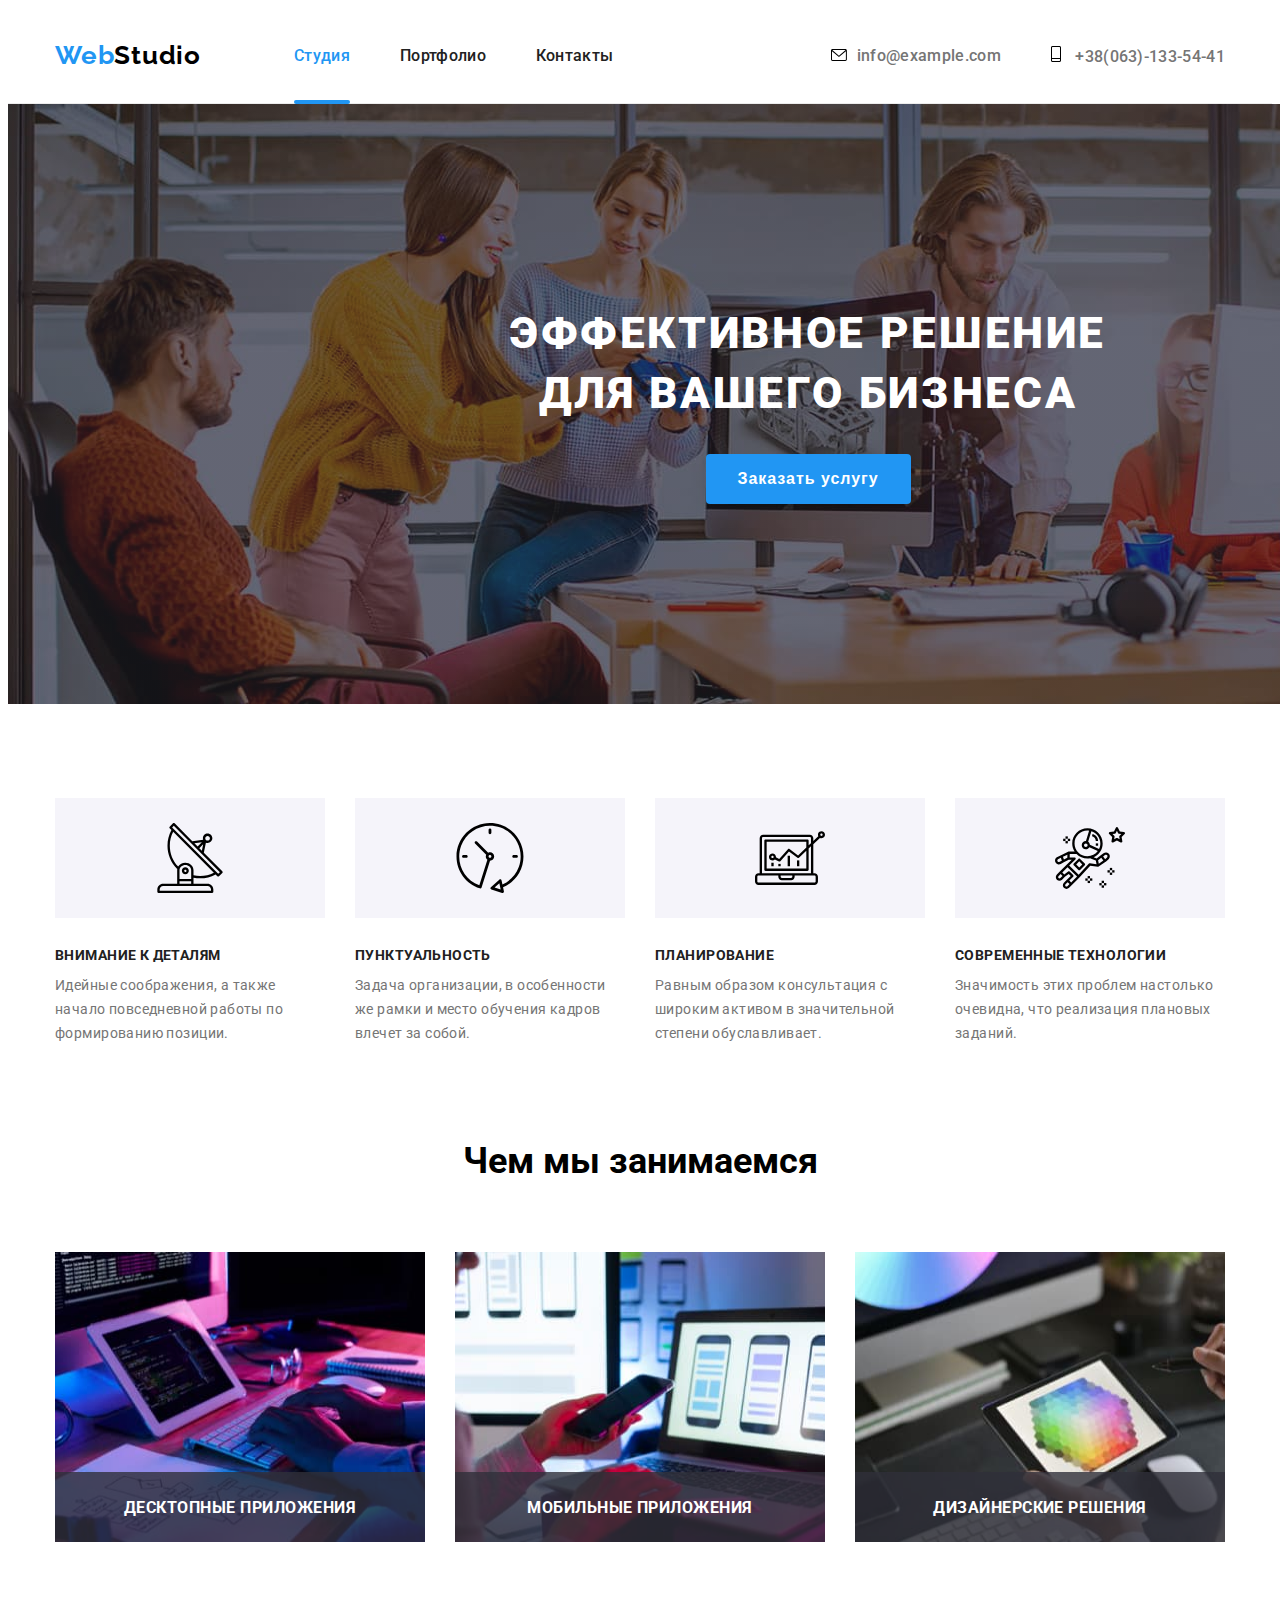
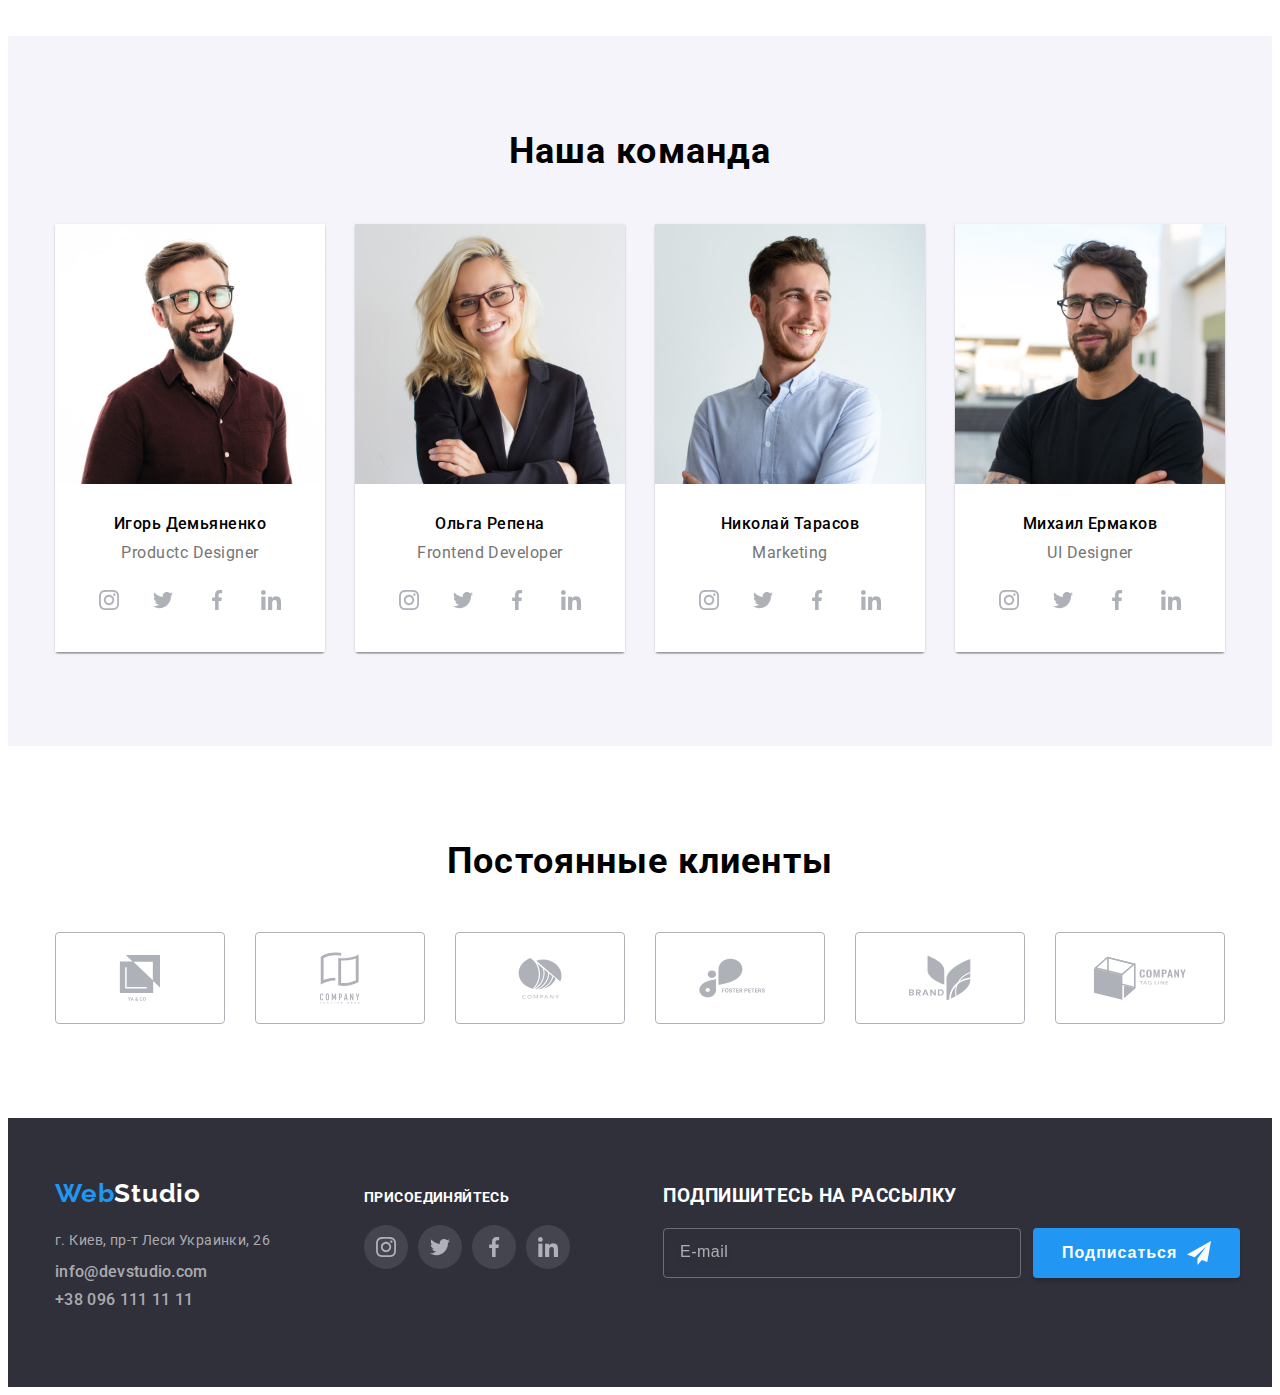
<file: index.html>
<!DOCTYPE html>
<html lang="ru">

<head>
  <meta charset="UTF-8">
  <meta http-equiv="X-UA-Compatible" content="IE=edge">
  <meta name="viewport" content="width=device-width, initial-scale=1.0">
  <title>WebStudio</title>
  <link rel="preconnect" href="https://fonts.gstatic.com">
  <link
    href="https://fonts.googleapis.com/css2?family=Raleway:wght@700&family=Roboto:ital,wght@0,400;0,500;0,900;1,700&display=swap"
    rel="stylesheet">
  <link rel="stylesheet" href="https://cdnjs.cloudflare.com/ajax/libs/modern-normalize/0.2.0/modern-normalize.min.css"
    integrity="sha512-sqIVMkf5f8XGYI/UZYGs7wODxlUeoj9JknataPfUwtvrSKWMHrMXGZ7Evb6nabFYJQG15vFFyALe6r0nWCD1Ug=="
    crossorigin="anonymous" referrerpolicy="no-referrer">
  <link rel="stylesheet" href="./CSS/styles.css">
</head>

<body>
  <!--Header-->
  <header class="header">
    <div class="container header-container">
      <nav class="hader-nav">
        <a class="logo" href="./index.html">Web<span class="logo-black">Studio</span></a>
        <ul class="menu">
          <li class="menu-item">
            <a class="menu-item-link current" href="./index.html">Студия</a>
          </li>
          <li class="menu-item">
            <a class="menu-item-link" href="./portfolio.html">Портфолио</a>
          </li>
          <li class="menu-item">
            <a class="menu-item-link" href="#">Контакты</a>
          </li>
        </ul>
      </nav>
      <ul class="menu cont">
        <li class="menu-item">
          <a class="menu-item-link cont-link" href="mailto:info@example.com">
            <svg class="menu-icons" width="16px" height="12px">
              <use href="./img/icons/symbol_defs.svg#icon-envelope"></use>
            </svg>info@example.com</a>
        </li>
        <li class="menu-item">
          <a class="menu-item-link cont-link" href="tel:+380631335441">
            <svg class="menu-icons" width="10px" height="16px">
              <use href="./img/icons/symbol_defs.svg#icon-Vector"></use>
            </svg> +38(063)-133-54-41</a>
        </li>
      </ul>
    </div>
  </header>

  <main>
    <!-- HERO-->
    <section class="hero overlay">
      <div class="container container-hero">
        <h1 class="hero-face">
          эффективное решение<br/>
          для вашего бизнеса
        </h1>
        <button class="modal-btn" type="button" data-modal-open>Заказать услугу</button>
      </div>
    </section>
    <!-- ABOUT -->
    <section >
      <div class="about-container">
        <ul class="about-flex-container">

          <li class="about-flex-element">
            <div class="about">
            <svg class="about-cards-icon">
              <use href="./img/icons/sprite.svg#icon-antenna"></use>
            </svg>
            </div>
            <h3 class="about-paragraph">Внимание к деталям</h3>
            <p class="description">
              Идейные соображения, а также начало повседневной работы по формированию позиции.
            </p>
          </li>

          <li class="about-flex-element">
            <div class="about">
            <svg class="about-cards-icon">
              <use href="./img/icons/sprite.svg#icon-clock"></use>
            </svg>
            </div>
            <h3 class="about-paragraph">Пунктуальность</h3>
            <p class="description">
              Задача организации, в особенности же рамки и место обучения кадров влечет за собой.
            </p>
          </li>

          <li class="about-flex-element">
            <div class="about">
            <svg class="about-cards-icon">
              <use href="./img/icons/sprite.svg#icon-diagram"></use>
            </svg>
            </div>
            <h3 class="about-paragraph">Планирование</h3>
            <p class="description">
              Равным образом консультация с широким активом в значительной степени обуславливает.
            </p>
          </li>

          <li class="about-flex-element">
            <div class="about">
            <svg class="about-cards-icon">
              <use href="./img/icons/sprite.svg#icon-astronaut"></use>
            </svg>
            </div>
            <h3 class="about-paragraph">Современные технологии</h3>
            <p class="description">
              Значимость этих проблем настолько очевидна, что реализация плановых заданий.
            </p>
          </li>
        </ul>
      </div>
    </section>
    <!-- END ABOUT -->
    <!--What we do-->
    <section class="section-what-we-do section">
      <div class="container-whatwedo">
        <h2 class="whatwedo">Чем мы занимаемся</h2>
        <ul class="whatwedo-list">

          <li class="whatwedo-img">
          <div class="whatwedo-box">
            <img src="./img/section2/section2_img_1.jpg" alt="человек печатает на клавиатуре" width="370" height="290">
            <p class="activity-list-label">Десктопные приложения</p>
            </div>
          </li>

          <li class="whatwedo-img">
            <div class="whatwedo-box">
            <img src="./img/section2/section2_img_2.jpg" alt="работа с мобильными приложениями" width="370"
              height="290">
                <p class="activity-list-label">Мобильные приложения</p>
              </div>
          </li>

          <li class="whatwedo-img">
            <div class="whatwedo-box">
              <img src="./img/section2/section2_img_3.jpg" alt="работа графического дизайнера" width="370" height="290">
              <p class="activity-list-label">Дизайнерские решения</p>
            </div>
          </li>
        </ul>
      </div>
    </section>
    <!--END What we do-->
    <!--Team-->
    <section class="section-team section">
      <div class="container">
        <h2 class="team-list">Наша команда</h2>
        <ul class="team-list-item list">
          <li class="team-list-wrapper">
            <img src="./img/section3/section3_img1.jpg" alt="фото Игоря Демьяненко" width="270" height="260">
            <div class="team-text-wrapper">
              <h3 class="team-list-name">Игорь Демьяненко</h3>
              <p class="team-list-position" lang="en">Productc Designer</p>
              <ul class="social-link-list list">
                <li class="social-link-item">
                  <a href="" class="social-link">
                    <svg class="social-link-icon">
                      <use href="./img/icons/sprite.svg#icon-instagram"></use>
                    </svg>
                  </a>
                </li>
                <li class="social-link-item">
                  <a href="" class="social-link">
                    <svg class="social-link-icon">
                      <use href="./img/icons/sprite.svg#icon-twitter"></use>
                    </svg>
                  </a>
                </li>
                <li class="social-link-item">
                  <a href="" class="social-link">
                    <svg class="social-link-icon">
                      <use href="./img/icons/sprite.svg#icon-facebook"></use>
                    </svg>
                  </a>
                </li>
                <li class="social-link-item">
                  <a href="" class="social-link">
                    <svg class="social-link-icon">
                      <use href="./img/icons/sprite.svg#icon-linkedin"></use>
                    </svg>
                  </a>
                </li>
              </ul>
            </div>
          </li>
          <li class="team-list-wrapper">
            <img src="./img/section3/section3_img2.jpg" alt="фото Ольги Репеной" width="270" height="260">
            <div class="team-text-wrapper">
              <h3 class="team-list-name">Ольга Репена</h3>
              <p class="team-list-position" lang="en">Frontend Developer</p>
                <ul class="social-link-list list">
                  <li class="social-link-item">
                    <a href="" class="social-link">
                      <svg class="social-link-icon">
                        <use href="./img/icons/sprite.svg#icon-instagram"></use>
                      </svg>
                    </a>
                  </li>
                  <li class="social-link-item">
                    <a href="" class="social-link">
                      <svg class="social-link-icon">
                        <use href="./img/icons/sprite.svg#icon-twitter"></use>
                      </svg>
                    </a>
                  </li>
                  <li class="social-link-item">
                    <a href="" class="social-link">
                      <svg class="social-link-icon">
                        <use href="./img/icons/sprite.svg#icon-facebook"></use>
                      </svg>
                    </a>
                  </li>
                  <li class="social-link-item">
                    <a href="" class="social-link">
                      <svg class="social-link-icon">
                        <use href="./img/icons/sprite.svg#icon-linkedin"></use>
                      </svg>
                    </a>
                  </li>
                </ul>
            </div>
          </li>
          <li class="team-list-wrapper">
            <img src="./img/section3/section3_img3.jpg" alt="фото Николая Тарасова" width="270" height="260">
            <div class="team-text-wrapper">
              <h3 class="team-list-name">Николай Тарасов</h3>
              <p class="team-list-position" lang="en">Marketing</p>
              <ul class="social-link-list list">
                <li class="social-link-item">
                  <a href="" class="social-link">
                    <svg class="social-link-icon">
                      <use href="./img/icons/sprite.svg#icon-instagram"></use>
                    </svg>
                  </a>
                </li>
                <li class="social-link-item">
                  <a href="" class="social-link">
                    <svg class="social-link-icon">
                      <use href="./img/icons/sprite.svg#icon-twitter"></use>
                    </svg>
                  </a>
                </li>
                <li class="social-link-item">
                  <a href="" class="social-link">
                    <svg class="social-link-icon">
                      <use href="./img/icons/sprite.svg#icon-facebook"></use>
                    </svg>
                  </a>
                </li>
                <li class="social-link-item">
                  <a href="" class="social-link">
                    <svg class="social-link-icon">
                      <use href="./img/icons/sprite.svg#icon-linkedin"></use>
                    </svg>
                  </a>
                </li>
              </ul>
            </div>
          </li>
          <li class="team-list-wrapper">
            <img src="./img/section3/section3_img4.jpg" alt="фото Михаила Ермакова" width="270" height="260">
            <div class="team-text-wrapper">
              <h3 class="team-list-name">Михаил Ермаков</h3>
              <p class="team-list-position" lang="en">UI Designer</p>
              <ul class="social-link-list list">
                <li class="social-link-item">
                  <a href="" class="social-link">
                    <svg class="social-link-icon">
                      <use href="./img/icons/sprite.svg#icon-instagram"></use>
                    </svg>
                  </a>
                </li>
                <li class="social-link-item">
                  <a href="" class="social-link">
                    <svg class="social-link-icon">
                      <use href="./img/icons/sprite.svg#icon-twitter"></use>
                    </svg>
                  </a>
                </li>
                <li class="social-link-item">
                  <a href="" class="social-link">
                    <svg class="social-link-icon">
                      <use href="./img/icons/sprite.svg#icon-facebook"></use>
                    </svg>
                  </a>
                </li>
                <li class="social-link-item">
                  <a href="" class="social-link">
                    <svg class="social-link-icon">
                      <use href="./img/icons/sprite.svg#icon-linkedin"></use>
                    </svg>
                  </a>
                </li>
              </ul>
            </div>
          </li>
        </ul>
      </div>
    </section>
  </main>
  <!--Regular customers-->
  <section class="section container">
    <h2 class="our-team-list">Постоянные клиенты</h2>
    <ul class="client-list list">
      <li class="client-list-items">
        <a href="" class="client-link">
          <svg class="client-link-icons" width="42px" height="46px">
        <use href="./img/icons/sprite.svg#icon-group"></use>
      </svg>
        </a>
  </li>
<li class="client-list-items">
  <a href="" class="client-link">
    <svg class="client-link-icons" width="40px" height="52px">
        <use href="./img/icons/sprite.svg#icon-group1"></use>
      </svg>
    </a>
  </li>
  <li class="client-list-items">
    <a href="" class="client-link">
      <svg class="client-link-icons" width="44px" height="42px">
        <use href="./img/icons/sprite.svg#icon-group2"></use>
      </svg>
    </a>
  </li>
<li class="client-list-items">
  <a href="" class="client-link">
    <svg class="client-link-icons" width="84px" height="40px">
        <use href="./img/icons/sprite.svg#icon-group3"></use>
      </svg>
    </a>
  </li>
<li class="client-list-items">
  <a href="" class="client-link">
    <svg class="client-link-icons" width="64px" height="46px">
        <use href="./img/icons/sprite.svg#icon-group4"></use>
      </svg>
    </a>
  </li>
<li class="client-list-items">
  <a href="" class="client-link">
    <svg class="client-link-icons" width="94px" height="44px">
        <use href="./img/icons/sprite.svg#icon-group5"></use>
      </svg>
    </a>
  </li>
</ul>
</section>

<!-- END Regular customers-->
<!--Footer-->
<footer class="footer">
  <div class="container footer-conteiner">
    <div class="footer-conteiner-con">
    <a class="logo" href="./index.html"> Web<span class="logo-white">Studio</span></a>
    <address class="adress-title">
      <ul class="footer-menu">
        <li class="footer-menu-list">
          <a class="address address-footer cont-link" href="https://goo.gl/maps/QvbrtsybP3qZeNid7" target="_blank"
            rel="noopener noreferrer">г. Киев, пр-т Леси Украинки, 26</a>
        </li>
        <li class="footer-menu-list">
          <a class="mail-link address-footer cont-link" href="mailto:info@devstudio.com">info@devstudio.com</a>
        </li>
        <li class="footer-menu-list">
          <a class="tel-link address-footer cont-link" href="tel:+380961111111">+38 096 111 11 11</a>
        </li>
      </ul>
    </address>
    </div>
    <div class="footer-conteiner-social">
      <h3 class="connect">присоединяйтесь</h3>
      <ul class="social-link-list list">
        <li class="social-link-item">
          <a href="" class="social-link ">
          <svg class="social-link-icon">
            <use href="./img/icons/sprite.svg#icon-instagram"></use>
          </svg>
          </a>
        </li>
        <li class="social-link-item">
          <a href="" class="social-link">
            <svg class="social-link-icon">
              <use href="./img/icons/sprite.svg#icon-twitter"></use>
            </svg>
          </a>
        </li>
        <li class="social-link-item">
          <a href="" class="social-link">
            <svg class="social-link-icon">
              <use href="./img/icons/sprite.svg#icon-facebook"></use>
            </svg>
          </a>
        </li>
        <li class="social-link-item">
          <a href="" class="social-link">
            <svg class="social-link-icon">
              <use href="./img/icons/sprite.svg#icon-linkedin"></use>
            </svg>
          </a>
        </li>
      </ul>
    </div>
    <form action="#" class="footer-form">
      <h3 class="footer-form-title">Подпишитесь на рассылку</h3>
      
      <span class="footer-form-wrapper">
      <label class="footer-form-field">
          <input type="email" class="footer-form-input" name="user-email" placeholder="E-mail">
      </label>
      <button type="submit" class="footer-form-btn">
          Подписаться 
          <svg class="send-icon">
              <use href="./img/icons/sprite_6.svg#icon-icon-send"></use>
          </svg>
      </button>
    </span>
  
  </form>
  </div>
</footer>

<!--Modal-->

<div class="backdrop is-hidden" data-modal>
  <div class="modal">
      <button type="button" class="close-btn" data-modal-close>
          <svg class="close-vector">
              <use href="./img/sprite_5.svg#icon-Vector"></use>
          </svg>
      </button>
      <form action="#" class="modal-form">
           <p class="modal-form-head">Оставьте свои данные, мы вам перезвоним</p>

          <label class="modal-form-field">
            <p class="modal-form-field-paragraph">Имя</p>
              <span class="modal-form-input-wrapper">
                  <input type="text" class="modal-form-input" name="user-name" minlength="2" pattern="[a-zA-Zа]+"
                      title="Имя должно содержать символы кирилицы или латиницы" required>
                  <svg class="form-input-icon">
                      <use href="./img/icons/sprite_6.svg#icon-Vector"></use>
                  </svg>
              </span>
          </label>

          <label class="modal-form-field">
            <p class="modal-form-field-paragraph">Телефон</p>
              <span class="modal-form-input-wrapper">
                  <input type="tel" class="modal-form-input" name="user-phone" pattern="[0-9]{3}-[0-9]{3}-[0-9]{2}-[0-9]{2}"
                      title="096-000-00-00" required>
                  <svg class="form-input-icon">
                      <use href="./img/icons/sprite_6.svg#icon-Vector-1"></use>
                  </svg>
              </span>
          </label>

          <label class="modal-form-field">
            <p class="modal-form-field-paragraph">Почта</p>
              <span class="modal-form-input-wrapper">
                  <input type="email" class="modal-form-input" name="user-email" 
                      title="email@gmail.com" required>
                  <svg class="form-input-icon">
                      <use href="./img/icons/sprite_6.svg#icon-Vector-2"></use>
                  </svg>
              </span>
          </label>

          <label class="modal-form-field indent">
            <p class="modal-textarea-head modal-form-field-paragraph">Комментарий</p>
              <textarea name="user-message" class="modal-form-message" placeholder="Введите текст"></textarea>
          </label>
          
          <input type="checkbox" class="modal-form-checkbox visually-hidden" id="accept-policy">

          <label for="accept-policy" class="modal-form-checkbox-label">Соглашаюсь с рассылкой и принимаю&nbsp;
              <a href="#" class="modal-form-label-link link">Условия договора
              </a>
          </label>
          
          <button type="submit" class="modal-form-btn">Отправить</button>
      </form>
  </div>
</div>

<script src="./js/modal.js"></script>

</body>

</html>
</file>
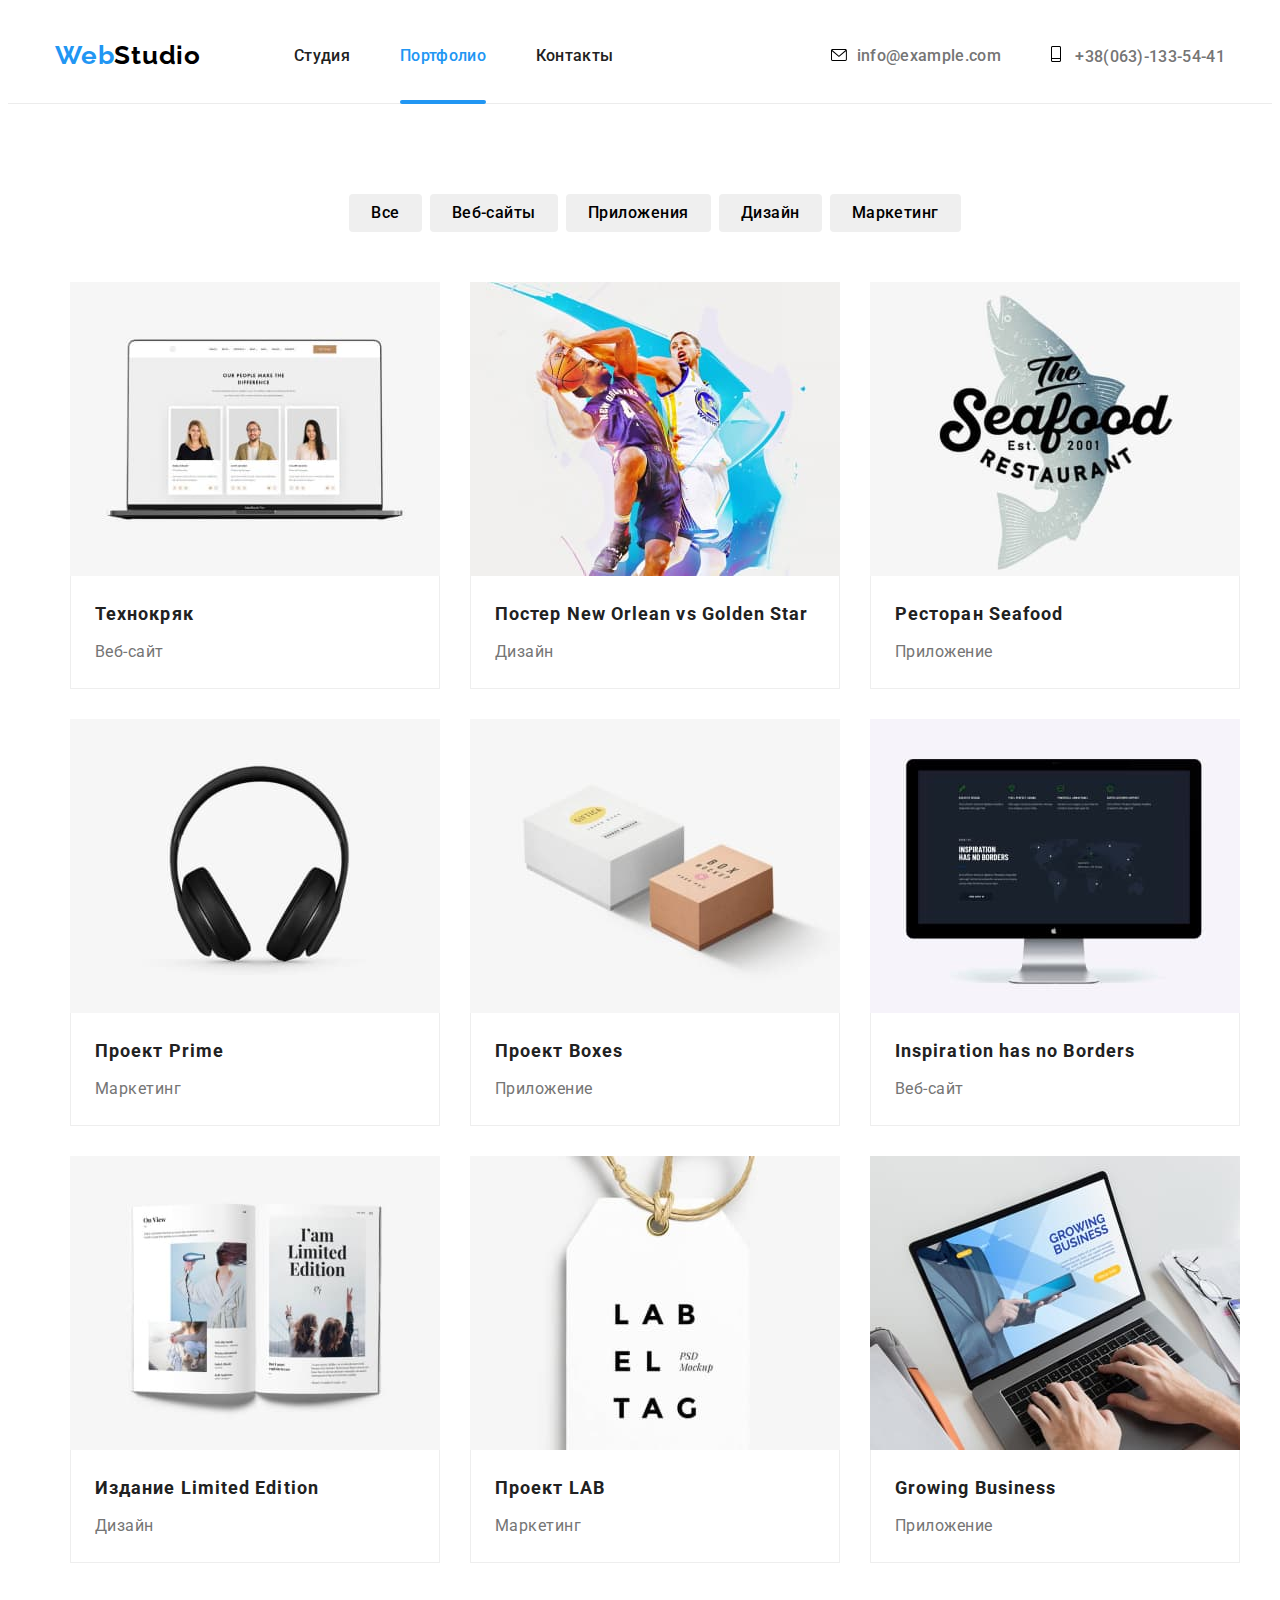
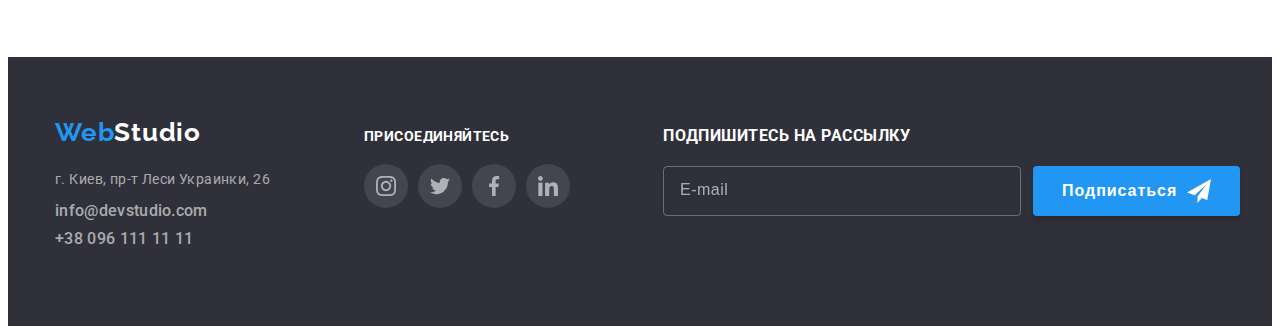
<file: portfolio.html>
<!DOCTYPE html>
<html lang="ru">

<head>
    <meta charset="UTF-8">
    <meta http-equiv="X-UA-Compatible" content="IE=edge">
    <meta name="viewport" content="width=device-width, initial-scale=1.0">
    <title>Document</title>
    <link rel="preconnect" href="https://fonts.gstatic.com">
    <link
      href="https://fonts.googleapis.com/css2?family=Raleway:wght@700&family=Roboto:ital,wght@0,400;0,500;0,900;1,700&display=swap"
      rel="stylesheet">
    <link rel="stylesheet" href="https://cdnjs.cloudflare.com/ajax/libs/modern-normalize/0.2.0/modern-normalize.min.css"
      integrity="sha512-sqIVMkf5f8XGYI/UZYGs7wODxlUeoj9JknataPfUwtvrSKWMHrMXGZ7Evb6nabFYJQG15vFFyALe6r0nWCD1Ug=="
      crossorigin="anonymous" referrerpolicy="no-referrer">
    <link rel="stylesheet" href="./CSS/styles.css">
    </head>

<body>
<!--Header-->
<header class="header">
  <div class="container header-container">
    <nav class="hader-nav">
      <a class="logo" href="./index.html">Web<span class="logo-black">Studio</span></a>
      <ul class="menu">
        <li class="menu-item">
          <a class="menu-item-link" href="./index.html">Студия</a>
        </li>
        <li class="menu-item">
          <a class="menu-item-link current" href="./portfolio.html">Портфолио</a>
        </li>
        <li class="menu-item">
          <a class="menu-item-link" href="#">Контакты</a>
        </li>
      </ul>
    </nav>
    <ul class="menu cont">
      <li class="menu-item">
        <a class="menu-item-link cont-link" href="mailto:info@example.com">
          <svg class="menu-icons" width="16px" height="12px">
            <use href="./img/icons/symbol_defs.svg#icon-envelope"></use>
          </svg>info@example.com</a>
      </li>
      <li class="menu-item">
        <a class="menu-item-link cont-link" href="tel:+380631335441">
          <svg class="menu-icons" width="10px" height="16px">
            <use href="./img/icons/symbol_defs.svg#icon-Vector"></use>
          </svg> +38(063)-133-54-41</a>
      </li>
    </ul>
  </div>
</header>
<!-- HERO-->
  <main>
<!-- PORTFOLIO NAV-->
    <section>
      <div class="container">
      <ul class="widgets list">
        <li class="widgets-item"> 
          <button class="nav-button" type="button">Все</button>
        </li>
        <li class="widgets-item"> 
          <button class="nav-button" type="button">Веб-сайты</button>
        </li>
        <li class="widgets-item"> 
          <button class="nav-button" type="button">Приложения</button></li>
        <li class="widgets-item"> 
          <button class="nav-button" type="button">Дизайн</button></li>
        <li class="widgets-item"> 
          <button class="nav-button" type="button">Маркетинг</button></li>
        </ul>
<!-- END HERO-->
<!--GALLERY-->
<div class="projects-container">
    <ul class="projects list"> 
      
      <li class="projects-blocks">
        <a href="#" class="projects-links link">
          <div class="portfolio-over-desc">
          <img src="./img/portfolio/img.jpg" alt="404" width="370" height="294">
          <p class="overlay_portfolio" tabindex="-1">
            Технокряк это современная площадка распространения коронавируса. Компании
            используют эту платформу для цифрового шпионажа и атак на защищённые сервера
            конкурентов.
          </p>
          </div>
          <div class="projects-content">
          <h3 class="project-name">Технокряк</h3>
            <p class="project-type">Веб-сайт</p>
          </div>
         </a>
      </li>

      <li class="projects-blocks">
        <a href="#" class="projects-links link">
          <div class="portfolio-over-desc">
          <img src="./img/portfolio/players.jpg" alt="404" width="370" height="294">
          <p class="overlay_portfolio" tabindex="-1">
            Технокряк это современная площадка распространения коронавируса. Компании
            используют эту платформу для цифрового шпионажа и атак на защищённые сервера
            конкурентов.
          </p>
        </div>
          <div class="projects-content">
          <h3 class="project-name"> Постер New Orlean vs Golden Star</h3>
            <p class="project-type">Дизайн</p>
           </div>
         </a>
      </li>

      <li class="projects-blocks">
        <a href="#" class="projects-links link">
          <div class="portfolio-over-desc">
          <img src="./img/portfolio/fish.jpg" alt="404" width="370" height="294">
          <p class="overlay_portfolio" tabindex="-1">
            Технокряк это современная площадка распространения коронавируса. Компании
            используют эту платформу для цифрового шпионажа и атак на защищённые сервера
            конкурентов.
          </p>
          </div>
          <div class="projects-content">
          <h3 class="project-name"> Ресторан Seafood</h3>
            <p class="project-type">Приложение</p>
            </div>
              </a>
      </li>

      <li class="projects-blocks">
        <a href="#" class="projects-links link">
          <div class="portfolio-over-desc">
          <img src="./img/portfolio/muz.jpg" alt="404" width="370" height="294">
          <p class="overlay_portfolio" tabindex="-1">
            Технокряк это современная площадка распространения коронавируса. Компании
            используют эту платформу для цифрового шпионажа и атак на защищённые сервера
            конкурентов.
          </p>
          </div>
          <div class="projects-content">
          <h3 class="project-name"> Проект Prime</h3>
            <p class="project-type">Маркетинг</p>
          </div>
          </a>
      </li>

      <li class="projects-blocks">
        <a href="#" class="projects-links link">
          <div class="portfolio-over-desc">
          <img src="./img/portfolio/two-box.jpg" alt="404" width="370" height="294">
          <p class="overlay_portfolio" tabindex="-1">
            Технокряк это современная площадка распространения коронавируса. Компании
            используют эту платформу для цифрового шпионажа и атак на защищённые сервера
            конкурентов.
          </p>
          </div>
          <div class="projects-content">
          <h3 class="project-name"> Проект Boxes</h3>
            <p class="project-type">Приложение</p>
            </div>
              </a>
      </li>

      <li class="projects-blocks">
        <a href="#" class="projects-links link">
          <div class="portfolio-over-desc">
          <img src="./img/portfolio/monitor.jpg" alt="404" width="370" height="294">
          <p class="overlay_portfolio" tabindex="-1">
            Технокряк это современная площадка распространения коронавируса. Компании
            используют эту платформу для цифрового шпионажа и атак на защищённые сервера
            конкурентов.
          </p>
          </div>
          <div class="projects-content">
          <h3 class="project-name"> Inspiration has no Borders</h3>
            <p class="project-type">Веб-сайт</p>
          </div>
         </a>
          </li>

      <li class="projects-blocks">
        <a href="#" class="projects-links link">
          <div class="portfolio-over-desc">
          <img src="./img/portfolio/magazin.jpg" alt="404" width="370" height="294">
          <p class="overlay_portfolio" tabindex="-1">
            Технокряк это современная площадка распространения коронавируса. Компании
            используют эту платформу для цифрового шпионажа и атак на защищённые сервера
            конкурентов.
          </p>
          </div>
          <div class="projects-content">
          <h3 class="project-name"> Издание Limited Edition</h3>
            <p class="project-type">Дизайн</p>
          </div>
         </a>
        </li>

      <li class="projects-blocks">
        <a href="#" class="projects-links link">
          <div class="portfolio-over-desc">
          <img src="./img/portfolio/label.jpg" alt="404" width="370" height="294">
          <p class="overlay_portfolio" tabindex="-1">
            Технокряк это современная площадка распространения коронавируса. Компании
            используют эту платформу для цифрового шпионажа и атак на защищённые сервера
            конкурентов.
          </p>
          </div>
          <div class="projects-content">
          <h3 class="project-name"> Проект LAB</h3>
            <p class="project-type">Маркетинг</p>
          </div>
          </a>
      </li>

      <li class="projects-blocks">
        <a href="#" class="projects-links link">
          <div class="portfolio-over-desc">
          <img src="./img/portfolio/laptop.jpg" alt="404" width="370" height="294">
          <p class="overlay_portfolio" tabindex="-1">
            Технокряк это современная площадка распространения коронавируса. Компании
            используют эту платформу для цифрового шпионажа и атак на защищённые сервера
            конкурентов.
          </p>
          </div>
          <div class="projects-content">
          <h3 class="project-name"> Growing Business</h3>
            <p class="project-type">Приложение</p>
            </div>
            </a>
      </li>
      </ul>
    </div>
    </section>
    </main>
<!--Footer-->
<footer class="footer">
  <div class="container footer-conteiner">
    <div class="footer-conteiner-con">
      <a class="logo" href="./index.html"> Web<span class="logo-white">Studio</span></a>
      <address class="adress-title">
        <ul class="footer-menu">
          <li class="footer-menu-list">
            <a class="address address-footer cont-link" href="https://goo.gl/maps/QvbrtsybP3qZeNid7" target="_blank"
              rel="noopener noreferrer">г. Киев, пр-т Леси Украинки, 26</a>
          </li>
          <li class="footer-menu-list">
            <a class="mail-link address-footer cont-link" href="mailto:info@devstudio.com">info@devstudio.com</a>
          </li>
          <li class="footer-menu-list">
            <a class="tel-link address-footer cont-link" href="tel:+380961111111">+38 096 111 11 11</a>
          </li>
        </ul>
      </address>
    </div>
    <div class="footer-conteiner-social">
      <h3 class="connect">присоединяйтесь</h3>
      <ul class="social-link-list list">
        <li class="social-link-item">
          <a href="" class="social-link ">
            <svg class="social-link-icon">
              <use href="./img/icons/sprite.svg#icon-instagram"></use>
            </svg>
          </a>
        </li>
        <li class="social-link-item">
          <a href="" class="social-link">
            <svg class="social-link-icon">
              <use href="./img/icons/sprite.svg#icon-twitter"></use>
            </svg>
          </a>
        </li>
        <li class="social-link-item">
          <a href="" class="social-link">
            <svg class="social-link-icon">
              <use href="./img/icons/sprite.svg#icon-facebook"></use>
            </svg>
          </a>
        </li>
        <li class="social-link-item">
          <a href="" class="social-link">
            <svg class="social-link-icon">
              <use href="./img/icons/sprite.svg#icon-linkedin"></use>
            </svg>
          </a>
        </li>
      </ul>
    </div>
    <form action="#" class="footer-form">
      <p class="footer-form-title">Подпишитесь на рассылку</p>
      
      <span class="footer-form-wrapper">
      <label class="footer-form-field">
          <input type="email" class="footer-form-input" name="user-email" placeholder="E-mail">
      </label>
      <button type="submit" class="footer-form-btn">
          Подписаться 
          <svg class="send-icon">
              <use href="./img/icons/sprite_6.svg#icon-icon-send"></use>
          </svg>
      </button>
    </span>
  
  </form>
  </div>
</footer>
</body>
</html>
</file>
<file: CSS/styles.css>
:root {
  --accent-color: #2196f3;
  --back-color: #ffffff;
  --border-line: #ececec;
  --text-color: #212121;
  --black-black: #000000;
  --gray-type: #757575;
  --hero-footer: #2f303a;
  --widgets-link-background-color: #f5f4fa;
  --border-card-content: #eeeeee;
  --main-font: 'Roboto', sans-serif;
  --secondary-font: 'Raleway', sans-serif;
  --contact-footer: rgba(255, 255, 255, 0.6);
  --paragraph-font-size: 16px;
  --paragraph-menu-font-size: 14px;
  --shadow-one: rgba(0, 0, 0, 0.12);
  --shadow-two: rgba(0, 0, 0, 0.14);
  --shadow-three: rgba(0, 0, 0, 0.2);
  --shadow-hero-button: rgba(0, 0, 0, 0.15);
  --margin: 30px;
  --background-hero: rgba(47, 48, 58, 0.4), rgba(47, 48, 58, 0.4);
  --social-links-bg-f: rgba(255, 255, 255, 0.1);
  --social-background: #afb1b8;
  --hero-button-hover-color: #188ce8;
  --box-shadow: 0px 1px 3px rgba(0, 0, 0, 0.12), 0px 1px 1px rgba(0, 0, 0, 0.14),
    0px 2px 1px rgba(0, 0, 0, 0.2);
  --porfolio-nav-link-shadow: 0px 3px 1px rgba(0, 0, 0, 0.1), 0px 1px 2px rgba(0, 0, 0, 0.08),
    0px 2px 2px rgba(0, 0, 0, 0.12);
  --portfolio-flex-element-shadow: 0px 1px 1px rgba(0, 0, 0, 0.12), 0px 4px 4px rgba(0, 0, 0, 0.06),
    1px 4px 6px rgba(0, 0, 0, 0.16);
  --portfolio-overlay-bg-color: rgba(33, 150, 243, 0.9);
  --job-img-overlay-bg-color: rgba(47, 48, 58, 0.8);
  --cubic: cubic-bezier(0.4, 0, 0.2, 1);
  --hero-button-hover-color: #188ce8;
  --modal-button-border: rgba(0, 0, 0, 0.1);
  --modal-form-btn-shadow: 0px 4px 4px rgba(0, 0, 0, 0.15);
  --form-border-color: rgba(33, 33, 33, 0.2);
  --textaria-text-color: rgba(117, 117, 117, 0.5);
}

*,
::before,
::after {
    box-sizing: border-box;
}

h1,
h2,
h3,
h4,
h5,
h6,
p {
  margin-top: 0;
  margin-bottom: 0;
}

.list {
  list-style: none;
}
.link {
  text-decoration: none;
  color: inherit;
}

ul,
li,
a {
  list-style: none;
  list-style-type: none;
  text-decoration: none;
  margin-top: 0;
  margin-bottom: 0;
  padding-left: 0;
}
body {
  font-family: var(--main-font);
}

img {
  display: block;
  max-width: 100%;
}
/* html,
body,
svg {
  width: 100%;
  height: 100%;
  margin: 0;
  padding: 0;
} */
/* li {
  outline: 1px solid tomato;
}
 */
/* ======= COMPONENTS ======== */
.section {
  padding-top: 94px;
  padding-bottom: 94px;
}

.container {
  width: 1200px;
  margin-left: auto;
  margin-right: auto;
  padding-left: 15px;
  padding-right: 15px;
}

/* ==== navigation ==== */
.header-container {
  align-items: center;
  display: flex;
  padding-top: 0px;
  padding-bottom: 0px;
}

.header {
  border-bottom: 1px solid #ececec;
  padding-top: 32px;
  padding-bottom: 32px;
  background-color: var(--back-color);
  border-bottom: 1px solid var(--border-line);
}
.hader-nav {
  display: flex;
  align-items: center;
}
.menu {
  display: flex;
  align-items: center;
}
.menu-item {
  margin-right: 50px;
}
.menu-item:last-child {
  margin-right: 0;
}
.menu-item-link {
  display: flex;
  align-items: center;
  align-content: center;
}

.cont {
  margin-left: auto;
}
.visually-hidden {
  position: absolute;
  width: 1px;
  height: 1px;
  margin: -1px;
  padding: 0;
  overflow: hidden;
  border: 0;
  clip: rect(0 0 0 0);
}

/*=====================Header==================*/
/*
.header {
  width: 1600px;
  background-color: var(--back-color);
}
*/
.logo {
  margin-right: 93px;
  font-family: var(--secondary-font);
  font-size: 26px;
  font-style: normal;
  font-weight: 700;
  line-height: 1.2;
  letter-spacing: 0.03em;
  text-align: left;
  color: var(--accent-color);
  cursor: pointer;
}
.logo-black {
  color: #000000;
}
.menu-item-link {
  display: block;
  font-weight: 500;
  line-height: 1.1;
  letter-spacing: 0.02em;
  color: var(--text-color);
  margin-right: auto;
  transition: fill 250ms var(--cubic);
}
.menu-item-link{
  position: relative;
}
.menu-item-link:hover,
.menu-item-link:focus {
  color: var(--accent-color);
}
.menu-item-link:hover .menu-icons,
.menu-item-link:focus .menu-icons {
  fill: var(--accent-color);
}
.menu-item-link.current {
  color: var(--accent-color);
}

.menu-item-link.cont-link {
  text-align: left;
  color: var(--gray-type);
}
.cont-link:hover,
.cont-link:focus,
.cont-link-map {
  color: var(--accent-color);
}
.menu-icons {
  margin-right: 10px;
  transition: fill 250ms var(--cubic);
}
.current::after {
  content: '';

  position: absolute;
  left: 0;
  bottom: -1.5px;
  top: 53px;

  display: block;
  width: 100%;
  height: 4px;
  border-radius: 2px;
  background-color: var(--accent-color);
}
/*=====================HERO=======================*/

.hero {
  background-color: var(--hero-footer);
  color: var(--back-color);
  text-align: center;
  padding-top: 200px;
  padding-bottom: 200px;
}

.overlay {
  height: 600px;
  width: 1600px;
  margin-left: auto;
  margin-right: auto;
  background-image: linear-gradient(var(--background-hero), var(--background-hero)),
    url('../img/hero/Img.jpg');
  background-size: cover;
  background-position: center;
  background-repeat: no-repeat;
}
/* .container-hero {
  ???? этот класс нужен ??
} */

.hero-face {
  font-weight: 900;
  font-size: 44px;
  line-height: 1.36;
  letter-spacing: 0.06em;
  text-transform: uppercase;
  color: var(--back-color);
  margin-bottom: 30px;
}


/* .hero-button {
  font-weight: 700;
  font-size: 16px;
  line-height: 1.88;
  align-items: center;
  text-align: center;
  letter-spacing: 0.06em;
  cursor: pointer;
  color: var(--back-color);
  background: var(--accent-color);
  box-shadow: 0px 4px 4px var(--shadow-hero-button);
  border-radius: 4px;
  padding-left: 32px;
  padding-right: 32px;
  padding-top: 10px;
  padding-bottom: 10px;
  border: none;
}
 */

.modal-btn {
  font-weight: 700;
  font-size: 16px;
  line-height: 1.88;

  display: inline-block;
  align-items: center;
  text-align: center;
  letter-spacing: 0.06em;

  cursor: pointer;
  color: var(--back-color);
  background-color: var(--accent-color);
  box-shadow: 0px 4px 4px var(--shadow-hero-button);
  border-radius: 4px;
  padding-left: 32px;
  padding-right: 32px;
  padding-top: 10px;
  padding-bottom: 10px;
  border: none;
  outline: none;

  transition: background-color 1000ms var(--cubic), box-shadow 250ms var(--cubic);
}

.modal-btn:hover,
.modal-btn:focus {
  background-color: var(--hero-button-hover-color);
  box-shadow: var(--shadow-hero-button);
}

/* =====================END HERO====================
/*=====================ABOUT======================*/
.about-paragraph {
  font-family: var(--main-font);
  font-size: var(--paragraph-menu-font-size);
  font-weight: bold;
  line-height: 1.14;
  letter-spacing: 0.03em;
  text-transform: uppercase;
  margin-bottom: 10px;
  color: var(--text-color);
}

.description {
  font-family: var(--main-font);
  font-size: var(--paragraph-menu-font-size);
  line-height: 1.71;
  letter-spacing: 0.03em;
  color: var(--gray-type);
}
.about-container {
  width: 1200px;
  padding-left: 15px;
  padding-right: 15px;
  margin-right: auto;
  margin-left: auto;
  padding-top: 94px;
  padding-bottom: 94px;
}
.about-flex-container {
  display: flex;
  flex-wrap: wrap;
  justify-content: space-between;
}
.about-flex-element {
  width: 270px;
}

/* ============== About icons================= */
.about-cards-icon {
  background: #f5f4fa;
  height: 70px;
  color: var(--text-color);
}
.about {
  display: flex;
  justify-content: center;
  align-items: center;
  width: 270px;
  height: 120px;
  background-color: var(--widgets-link-background-color);
  margin-bottom: var(--margin);
}
/*=====================END ABOUT======================*/
/*===================== What we do ==============*/
.section-what-we-do {
  padding-top: 0;
}

.whatwedo .team-list {
  font-weight: 700;
  font-size: 36px;
  line-height: 1.1;
  text-align: center;
  letter-spacing: 0.03em;
  color: var(--text-color);
}
.whatwedo {
  font-family: var(--font-family);
  font-size: 36px;
  text-align: center;
  margin-bottom: 50px;
}
.container-whatwedo {
  width: 1200px;
  padding-left: 15px;
  padding-right: 15px;
  margin-left: auto;
  margin-right: auto;
}

.whatwedo-list {
  display: flex;
  flex-wrap: wrap;
  justify-content: space-between;
  margin-top: calc(-1 * var(--margin));
  margin-left: calc(-1 * var(--margin));
}
.whatwedo-img {
  flex-basis: calc((100% - 3 * var(--margin)) / 3);
  margin-top: 50px;
  margin-left: var(--margin);
}
.whatwedo-box {
  position: relative;
}
.activity-list-label {
  position: absolute;
  bottom: 0;
  left: 0;
  width: 370px;
  height: 70px;
  padding: 27px;
  font-weight: 700;
  line-height: 1.14;
  text-align: center;
  letter-spacing: 0.03em;
  text-transform: uppercase;
  color: var(--back-color);
  background-color: var(--job-img-overlay-bg-color);
}
/* .activity-overlay {
  position: absolute;
  bottom: 0;
  min-width: 100%;
  padding-top: 27px;
  padding-right: 82px;
  padding-bottom: 27px;
  padding-left: 83px;
  overflow: hidden;
  word-wrap: break-word;
  background-color: rgba(47, 48, 58, 0.8);

}

/*=================END  What we do ==============*/
/*=====================Team=====================*/

.team-list {
  font-size: 36px;
  line-height: 1.17;
  text-align: center;
  letter-spacing: 0.03em;
  color: var(--text-color);
}

.section-team {
  background-color: var(--widgets-link-background-color);
}
.team-list-name {
  font-weight: 500;
  font-size: 16px;
  line-height: 1.19;
  text-align: center;
  letter-spacing: 0.03em;
  margin-bottom: 10px;
}
.team-list-position {
  font-weight: 400;
  letter-spacing: 0.03em;
  margin-bottom: 0;
  color: var(--gray-type);
  margin-bottom: 16px;

}
.team-list {
  font-family: var(--font-family);
  font-size: 36px;
  line-height: 1.17;
  text-align: center;
  letter-spacing: 0.03em;
  color: var(--back-text-color);
  margin-bottom: 52px;
}
.team-list-item {
  display: flex;
  flex-wrap: wrap;
  margin-top: calc(-1 * var(--margin));
  margin-left: calc(-1 * var(--margin));
}
.team-list-wrapper {
  flex-basis: calc(100% / 4 - 30px);
  margin-top: var(--margin);
  margin-left: var(--margin);
  background: var(--back-color);
  text-align: center;
  box-shadow: 0px 1px 3px var(--shadow-one), 0px 1px 1px var(--shadow-two),
    0px 2px 1px var(--shadow-three);
  border-radius: 0px 0px 4px 4px;
}
.team-text-wrapper {
  background-color: var(--back-color);
  padding-top: 30px;
  padding-bottom: 30px;
}
.team-list-wrapper {
  text-align: center;
}
/* =========================social icons=================== */
.social-link-list {
  display: flex;
}
.social-link-item:not(:last-child) {
  margin-right: 10px;
}
.social-link-item {
  width: 44px;
  height: 44px;
}
.social-link {
  display: flex;
  justify-content: center;
  align-items: center;
  width: 100%;
  height: 100%;
  border-radius: 50%;
  background-color: var(--social-links-bg-f);
  transition: background-color 250ms var(--cubic);
}
.social-link:hover,
.social-link:focus {
  background-color: var(--accent-color);
  fill: #ffffff;
}
.social-link:hover .social-link-icon,
.social-link:focus .social-link-icon {
  fill: var(--title-text-color);
}
.social-link-icon {
  width: 20px;
  height: 20px;
  fill: #afb1b8;
  transition: fill 750ms var(--cubic);
}
.social-link-list {
  justify-content: center;
}
.social-link-icon {
  color: var(--social-background);
}

/*===================END Team=====================*/

/* =====================Regular customers============= */
.our-team-list {
  font-weight: 700;
  font-size: 36px;
  line-height: 1.17;
  text-align: center;
  letter-spacing: 0.03em;
}
.our-team-list {
  margin-bottom: 50px;
}
.client-list {
  display: flex;
  margin-top: calc(-1 * var(--margin));
  margin-left: calc(-1 * var(--margin));
}

.client-list-items {
  flex-basis: calc(100% / 4 - 30px);
  margin-top: var(--margin);
  margin-left: var(--margin);
}

.client-link {
  display: flex;
  justify-content: center;
  align-items: center;
  width: 170px;
  height: 92px;
  border: 1px solid var(--social-background);
  border-radius: 4px;
  transition: border 750ms var(--cubic);
}

.client-link-icons {
  fill: var(--social-background);
  transition: fill 250ms var(--cubic);
}

.client-link:hover,
.client-link:focus {
  border: 1px solid var(--accent-color);
  border-radius: 4px;
}

.client-link:hover .client-link-icons,
.client-link:focus .client-link-icons {
  fill: var(--accent-color);
}
/*=====================Footer=====================*/
.address {
  font-family: var(--font-family);
  font-size: var(--paragraph-menu-font-size);
  line-height: 1.71;
  letter-spacing: 0.03em;
  color: var(--back-color);
}
.footer-menu {
  display: block;
  margin-bottom: 9px;
}
.address-footer {
  /*  padding-bottom: 9px; */
  font-style: normal;
}

.footer-menu-list {
  display: block;
  margin-bottom: 9px;
}
.adress-title {
  font-style: inherit;
  margin-top: 20px;
}
.mail-link,
.tel-link {
  font-weight: 500;
  line-height: 1.1;
  letter-spacing: 0.02em;
  margin-right: auto;
  font-style: normal;
}
.footer {
  background: var(--hero-footer);
  padding-top: 60px;
  padding-bottom: 60px;
}
.logo-white {
  color: var(--back-color);
}

.cont-link {
  text-align: left;
  color: var(--contact-footer);
}
.cont-link:hover,
.cont-link:focus {
  color: var(--accent-color);
}
.footer-conteiner {
  display: flex;
  align-items: baseline;
}
.footer-conteiner-con {
  display: block;
  margin-bottom: 9px;
  margin-right: 70px;
}

.connect {
  font-family: var(--main-font);
  font-style: normal;
  font-weight: bold;
  font-size: 14px;
  line-height: 1.5;
  letter-spacing: 0.03em;
  text-transform: uppercase;
  color: var(--back-color);
  transition: color 250ms var(--cubic);
}
.footer-conteiner-social .connect {
  font-family: Roboto;
  font-style: normal;
  font-weight: bold;
  font-size: 14px;
  line-height: 16px;
  letter-spacing: 0.03em;
  text-transform: uppercase;
  color: #ffffff;
  margin-bottom: 20px;
}

.footer-form-btn {
  display: flex;
  align-items: center;
  font-weight: 700;
  font-size: 16px;
  line-height: 1.88;
  letter-spacing: 0.06em;

  color: var(--back-color);

  box-shadow: var(--modal-form-btn-shadow);
  background-color: var(--accent-color);
  border-radius: 4px;
  border: none;
  padding: 10px 29px;
  cursor: pointer;
  margin-left: 12px;
}

.send-icon {
  height: 24px;
  width: 24px;
  margin-left: 10px;
}




.footer-form-input {
  display: block;
  height: 50px;
  width: 358px;
  border: 1px solid rgba(255, 255, 255, 0.3);
  filter: drop-shadow(0px 4px 4px rgba(0, 0, 0, 0.15));
  border-radius: 4px;
  background-color: transparent;
  color: var(--title-text-color);
  padding-left: 16px;
}

.footer-form-input::placeholder {
  font-size: 16px;
  line-height: 1.25;
  letter-spacing: 0.03em;

  color: rgba(255, 255, 255, 0.6);;
}

.footer-form-title {
  font-weight: 700;
  line-height: 1.14;
  letter-spacing: 0.03em;
  text-transform: uppercase;
  color: var(--back-color);
  margin-bottom: 20px;
}

.footer-form-wrapper {
  display: flex;
  justify-content: center;
  align-items: center;
}

.footer-form {
  margin-left: 93px;
}


/*========END FOOTER ==========*/

/*========PORTFOLIO===========*/
.gallery-portfolio {
  color: var(--back-color);
}

/*========PORTFOLIO HERO======*/
.widgets {
  display: flex;
  justify-content: center;
  margin-bottom: 50px;
}
.widgets-item:not(:last-child) {
  margin-right: 8px;
}
.widgets.list {
  display: flex;
}
.widgets.list {
  width: 1200px;
  margin-left: auto;
  margin-right: auto;
  align-items: center;
  justify-content: center;
  margin-bottom: 50px;
  padding-top: 90px;
}

.nav-button {
  font-family: inherit;
  font-weight: 500;
  font-size: 16px;
  line-height: 1.63;
  text-align: center;
  letter-spacing: 0.03em;
}
.nav-button {
  font-family: var(--font-family);
  font-size: 500;
  padding-top: 6px;
  padding-bottom: 6px;
  padding-right: 22px;
  padding-left: 22px;
  border-radius: 4px;
  border-style: none;
  transition: color 250ms var(--cubic), background-color 250ms var(--cubic),
  box-shadow 250ms var(--cubic);
}

.nav-button:hover,
.nav-button:focus {
  background-color: var(--accent-color);
  color: var(--back-color);
  box-shadow: var(--porfolio-nav-link-shadow);
  cursor: pointer;
}

/*===========GALLERY=====*/
.projects-container {
  width: 1200px;
  padding-left: 15px;
  padding-right: 15px;
  margin-left: auto;
  margin-right: auto;
  margin-bottom: 94px;
}
.projects {
  display: flex;
  flex-wrap: wrap;
  margin-top: calc(-1 * var(--margin));
  margin-left: calc(-1 * var(--margin));
}
.projects-links,
.projects-links:visited {
  color: var(--text-color);
}
.projects-blocks:hover,
.projects-blocks:focus {
  box-shadow: var(--portfolio-flex-element-shadow);
}
.projects-blocks {
  flex-basis: calc(100% / 3 - var(--margin));
  margin-top: var(--margin);
  margin-left: var(--margin);
}
.projects-content {
  padding-top: 20px;
  padding-bottom: 20px;
  padding-right: 24px;
  padding-left: 24px;
  background: var(--back-color);
  border-right: 1px solid var(--border-card-content);
  border-bottom: 1px solid var(--border-card-content);
  border-left: 1px solid var(--border-card-content);
}

.project-name {
  font-weight: 700;
  font-size: 18px;
  line-height: 2;
  letter-spacing: 0.06em;
  margin-bottom: 4px;
  color: var(--text-color);
}
.project-type {
  font-size: 16px;
  line-height: 2;
  letter-spacing: 0.03em;
  color: var(--gray-type);
}
.projects-links,
.projects-links:visited {
  color: var(--gray-type);
}

 .projects-links.link {
  display: block;
}

.portfolio-over-desc {
  position: relative;
  overflow: hidden;
}

.overlay_portfolio {
  position: absolute;
  top: 0;
  left: 0;
  width: 100%;
  height: 100%;
  background-color: var(--portfolio-overlay-bg-color);
  color: var(--back-color);
  overflow: auto;
  padding: 63px 24px;

  transform: translateY(100%);
  transition: transform 250ms linear;
  size: 18px;
  line-height: 1.56;
  font-size:var(--main-font);
  letter-spacing: 0.03em;
  font-weight: 400;
  
}

.projects-blocks:hover .overlay_portfolio,
.projects-blocks:focus .overlay_portfolio  {
  transform: translateY(0%);
}
.projects-links:hover .overlay_portfolio,
.projects-links:focus .overlay_portfolio  {
  transform: translateY(0%);
}
/*========================END GALLERY ====================*/
/*========================Backdrop ====================*/

/*=============Modal=============*/
.backdrop {
  position: fixed;
  top: 0;
  left: 0;
  width: 100vw;
  height: 100vh;
  background-color: var(--shadow-three);

  transition: opacity 250ms var(--cubic), visibility 250ms var(--cubic);
}

.modal {
  position: absolute;
  top: 50%;
  left: 50%;
  width: 528px;
  height: 581px;
  background-color: var(--back-color);

  box-shadow: var(--box-shadow);
  border-radius: 4px;

  transform: translate(-50%, -50%);
  padding: 40px;
}

.close-btn {
  position: absolute;
  display: flex;
  justify-content: center;
  align-items: center;
  top: 8px;
  right: 8px;
  width: 30px;
  height: 30px;
  border-radius: 50%;
  border: 1px solid var(--modal-button-border);
  background-color: transparent;
  cursor: pointer;
  padding: 0;
}

.close-vector {
  width: 11px;
  height: 11px;
  fill: var(--black-black);
  transition: fill 250ms var(--cubic);
}

.close-btn:focus .close-vector,
.close-btn:hover .close-vector {
  fill: var(--accent-color);
}

.is-hidden {
  opacity: 0;
  visibility: hidden;
  pointer-events: none;
}

.modal-form-field {
  display: block;
  font-size: 12px;
  line-height: 1.17;
  letter-spacing: 0.01em;

  color: var(--gray-type);
  margin-bottom: 10px;
}

.indent {
  margin-bottom: 20px;
}

.modal-form-head {
  font-weight: 700;
  font-size: 20px;
  line-height: 1.15;
  text-align: center;
  letter-spacing: 0.03em;

  color: var(--text-color);
  margin-bottom: 12px;
}

.modal-form-input {
  width: 100%;
  height: 40px;
  border: 1px solid var(--form-border-color);
  border-radius: 4px;
  padding-left: 42px;
  transition: border-color 250ms var(--cubic);
  margin-top: 4px;
  outline: none;
}

.modal-form-input:hover,
.modal-form-input:focus {
  border-color: var(--accent-color);
}

.modal-form-input:hover + .form-input-icon,
.modal-form-input:focus + .form-input-icon {
  fill: var(--accent-color);
}

.modal-form-input-wrapper {
  position: relative;
}

.form-input-icon {
  position: absolute;
  top: 50%;
  transform: translateY(-50%);
  left: 12px;
  height: 12px;
  width: 12px;
  fill: var(--text-color);
  transition: fill 250ms var(--cubic);
}

.form-input-icon:hover,
.form-input-icon:focus {
  fill: var(--accent-color);
}

.modal-form-message {
  width: 100%;
  height: 120px;
  margin-top: 4px;
  border: 1px solid var(--form-border-color);
  border-radius: 4px;
  padding: 12px 16px;
  resize: none;
  transition: border-color 250ms var(--cubic);
}

.modal-form-message::placeholder {
  color: var(--textaria-text-color);
}

.modal-form-message:hover,
.modal-form-message:focus {
  border-color: var(--accent-color);
  outline: none;
}

/*--check box--*/

.modal-form-checkbox-label {
  display: flex;
  align-items: center;
  justify-content: center;
  font-size: 14px;
  line-height: 24px;
  letter-spacing: 0.03em;
  color: var(--secondary-text-color);
  margin-bottom: 30px;
}

.modal-form-checkbox:checked + .modal-form-checkbox-label::before {
  background-image: url('../img/iconcheck.svg');
  border: none;
  background-position: center;
  background-repeat: no-repeat;
  background-size: cover;
}

.modal-form-checkbox-label::before {
  display: block;
  content: '';
  width: 16px;
  height: 15px;
  border: 2px solid var(--text-color);
  border-radius: 2px;
  cursor: pointer;
  margin-right: 10px; 
}

.modal-form-checkbox:hover + .modal-form-checkbox-label::before,
.modal-form-checkbox:focus + .modal-form-checkbox-label::before {
  outline: 2px solid var(--back-color);
}

/*--check box--*/

.modal-form-label-link {
  position: relative;
  font-size: 14px;
  line-height: 1.71;
  letter-spacing: 0.03em;
  color: var(--accent-color);
}

.modal-form-label-link::after {
  content: '';
  position: absolute;
  left: 0;
  bottom: 6px;

  display: block;
  width: 100%;
  height: 0.1px;
  background-color: var(--accent-color);
}

.modal-form-btn {
  display: block;
  margin: 0 auto;
  font-weight: 700;
  font-size: 16px;
  line-height: 1.88;
  text-align: center;
  letter-spacing: 0.06em;

  color: var(--widgets-link-background-color);
  background-color: var(--accent-color);

  box-shadow: var(--modal-form-btn-shadow);
  border-radius: 4px;
  cursor: pointer;
  padding: 10px 56px;
  border: none;
  transition: background-color 250ms var(--cubic), box-shadow 250ms var(--cubic);
}

.modal-form-btn:hover,
.modal-form-btn:focus {
  background-color: var(--hero-button-hover-color);
  box-shadow: var(--modal-form-btn-shadow);
}
/*=============End Modal=============*/

/*=============End Backdrop=============*/
</file>
